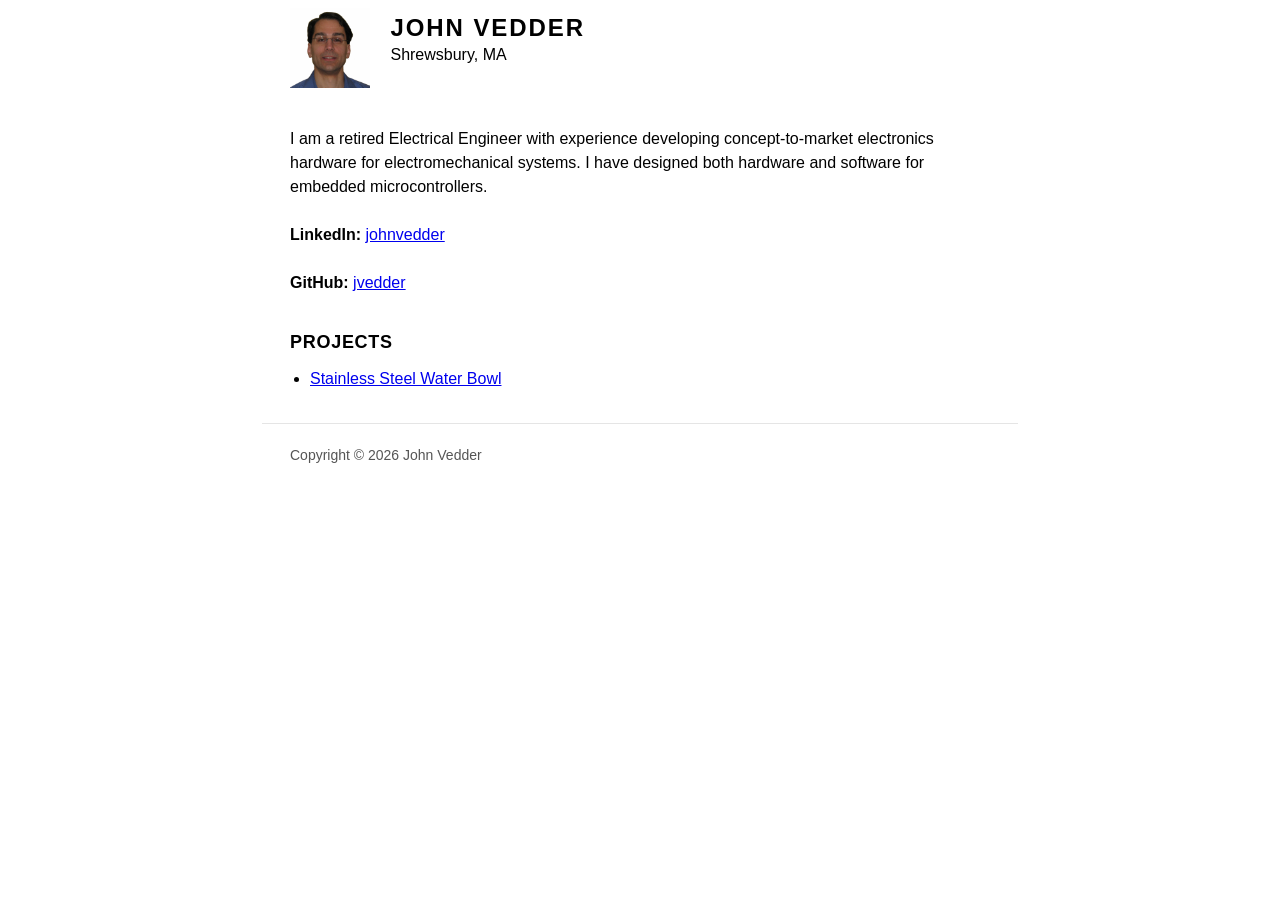
<file: index.html>
<!DOCTYPE html>
<html lang="en-US">
<head>

<meta charset="UTF-8">

<meta name="viewport" content="width=device-width, initial-scale=1"/>
<meta name="author" content="John Vedder" />
<meta name="description" content="John Vedder's personal website." />

<link rel="canonical" href="https://johnvedder.com/" />

<meta property="og:type" content="profile" />
<meta property="og:site_name" content="John Vedder" />
<meta property="og:title" content="John Vedder" />
<meta property="og:description" content="Retired Electrical Engineer in Shrewsbury, MA." />
<meta property="og:url" content="https://johnvedder.com/" />
<meta property="og:image" content="https://johnvedder.com/img/John-250x250.png" />
<meta property="og:image:width" content="250" />
<meta property="og:image:height" content="250" />
<meta property="og:image:alt" content="Head and shoulders photograph of John Vedder." />
<meta property="profile:first_name" content="John" />
<meta property="profile:last_name" content="Vedder" />

<meta name="twitter:card" content="summary" />

<link rel="stylesheet" href="style.css" />

<link rel="icon" href="img/favicon-32x32.png" sizes="32x32" type="image/png"/>
<link rel="apple-touch-icon" href="img/favicon-180x180.png" />

<title>John Vedder</title>

</head>

<body>

<header>
  <span class="header-logo">
    <img width="250" height="250" src="img/John-250x250.png" 
         alt="Head and shoulders photograph of John Vedder." />
  </span>	
  <div class="header-block">								
    <h1 class="header-title">John Vedder</h1>
    <p>Shrewsbury, MA</p>
  </div>
</header>

<main>
  <p>
    I am a retired Electrical Engineer with experience 
    developing concept-to-market electronics hardware for electromechanical
    systems. I have designed both hardware and software for embedded
    microcontrollers.
  </p>
  <p>
    <strong>LinkedIn:</strong> <a href="https://www.linkedin.com/in/johnvedder/" target="_blank">johnvedder</a>
  </p>
  <p>
    <strong>GitHub:</strong> <a href="https://github.com/jvedder" target="_blank">jvedder</a>
  </p>

  <h2>Projects</h2>
  <ul>
    <li><a href="/water-bowl/">Stainless Steel Water Bowl</a></li>
  </ul>
</main>

<footer>
  <p>Copyright &copy; 2026 John Vedder</p>
</footer>

</body>
</html>
</file>
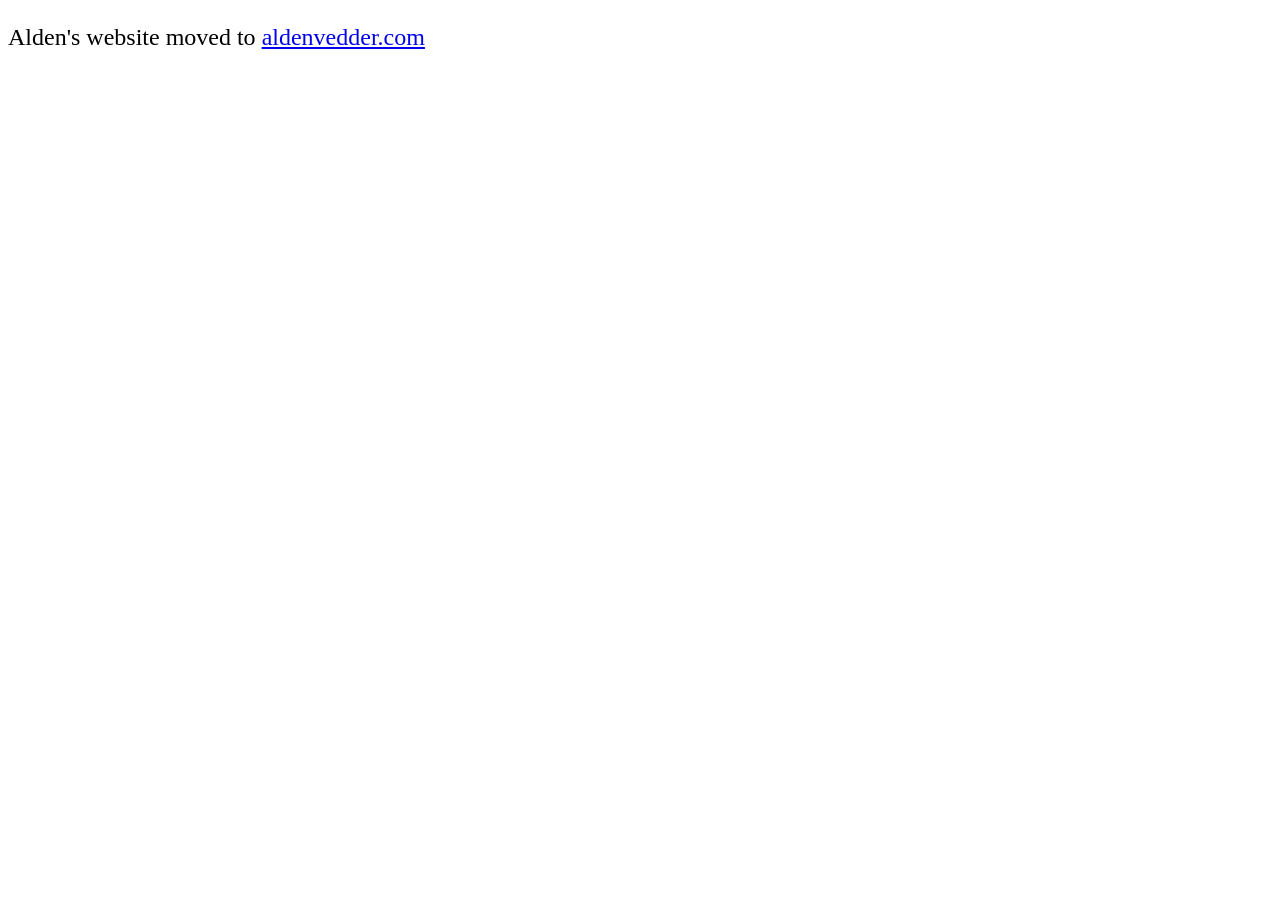
<file: alden/index.html>
<!DOCTYPE html>
<html lang="en-US">
<head>
  <meta charset="UTF-8">
  <meta name="viewport" content="width=device-width, initial-scale=1">
  <meta name="robots" content="noindex">
  <title>Alden Vedder</title>
</head>
<body>
  <main>
    <p style="font-size: 1.5rem;">
      Alden's website moved to <a href="https://aldenvedder.com/">aldenvedder.com</a>
    </p>
  </main>
</body>
</html>
</file>
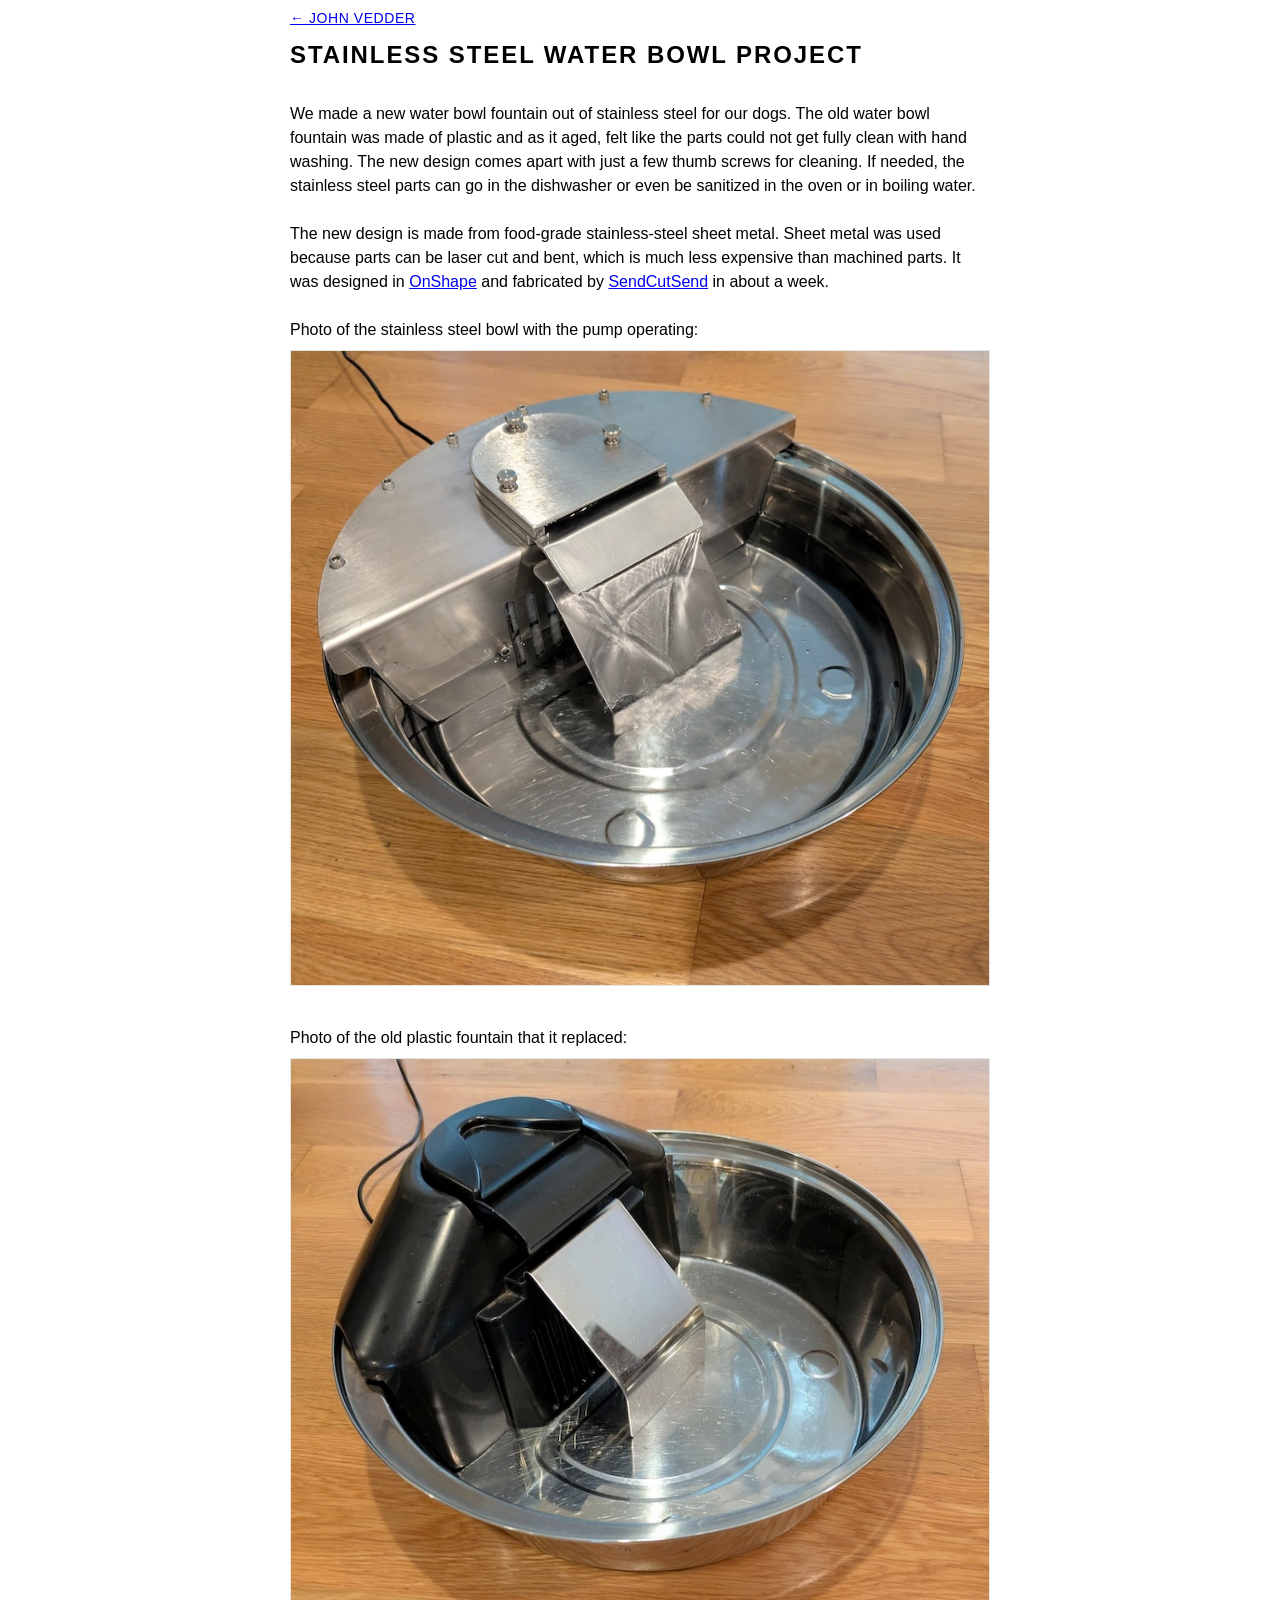
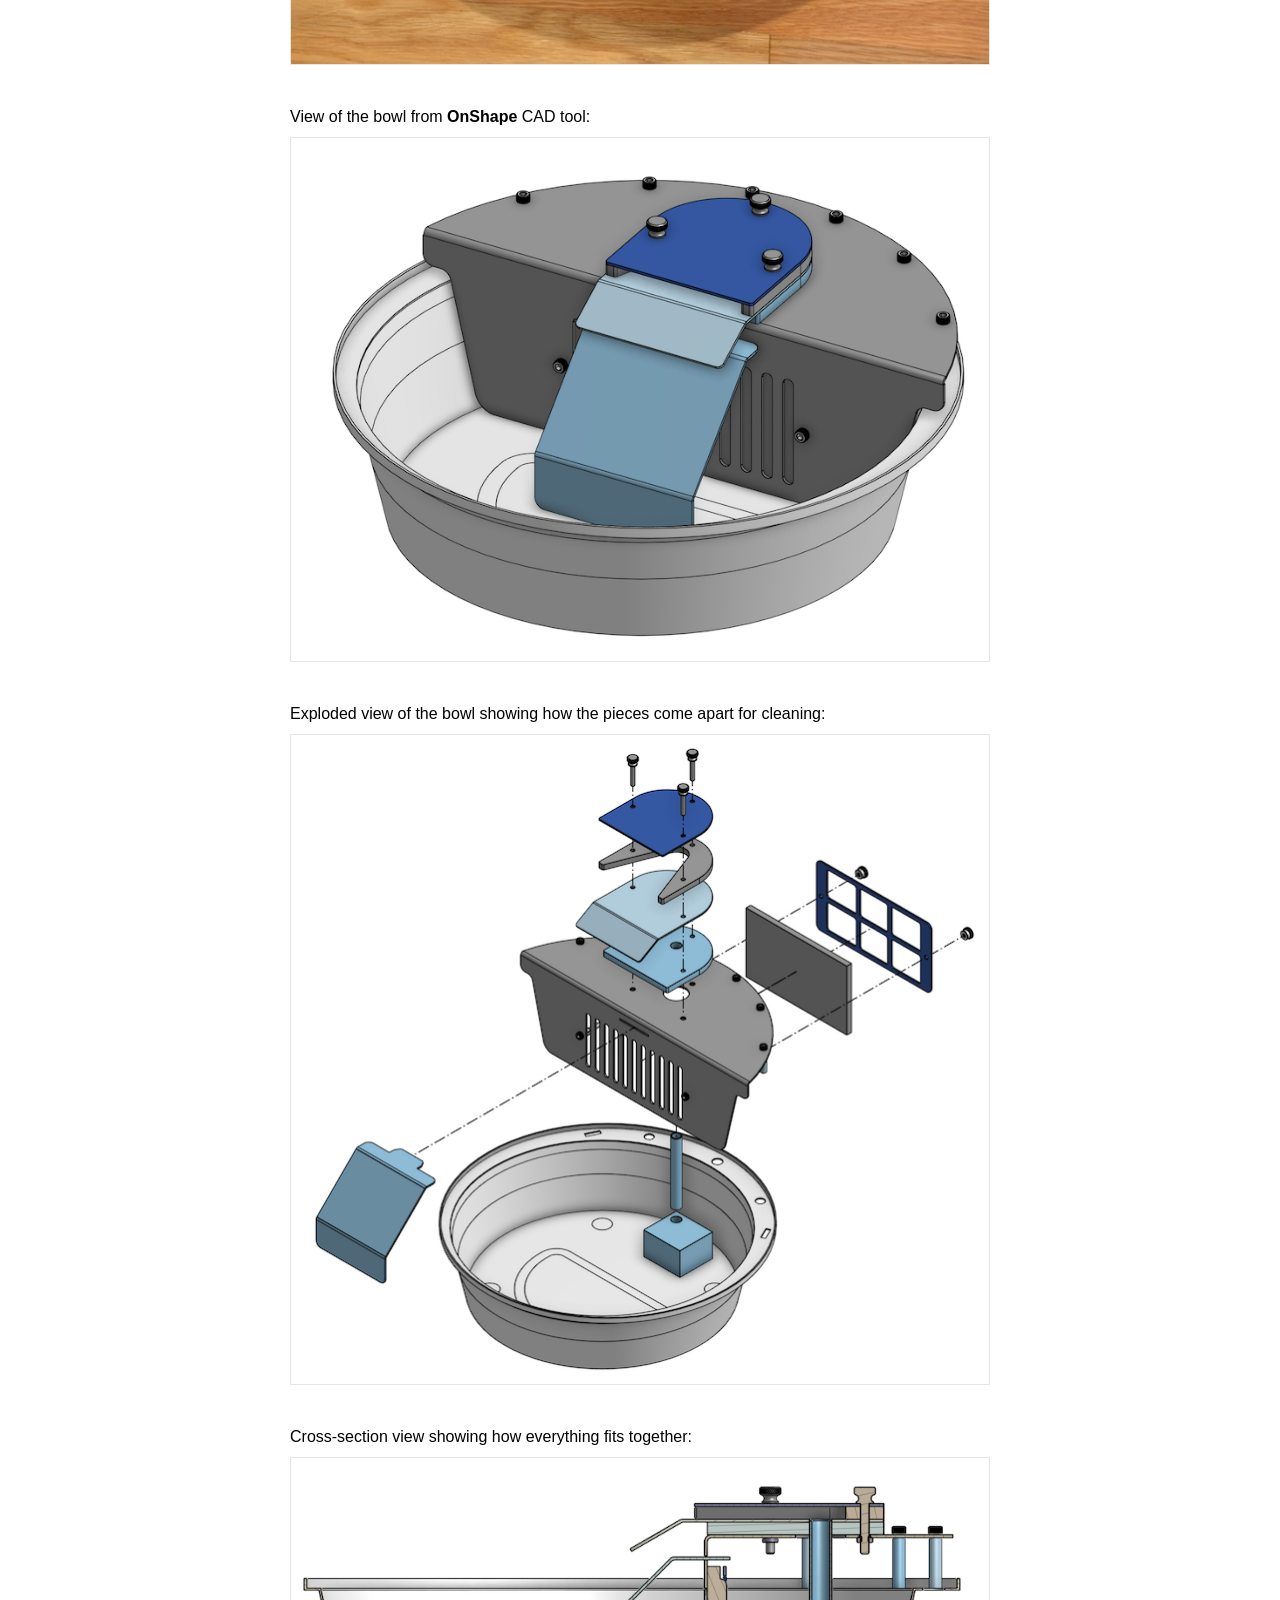
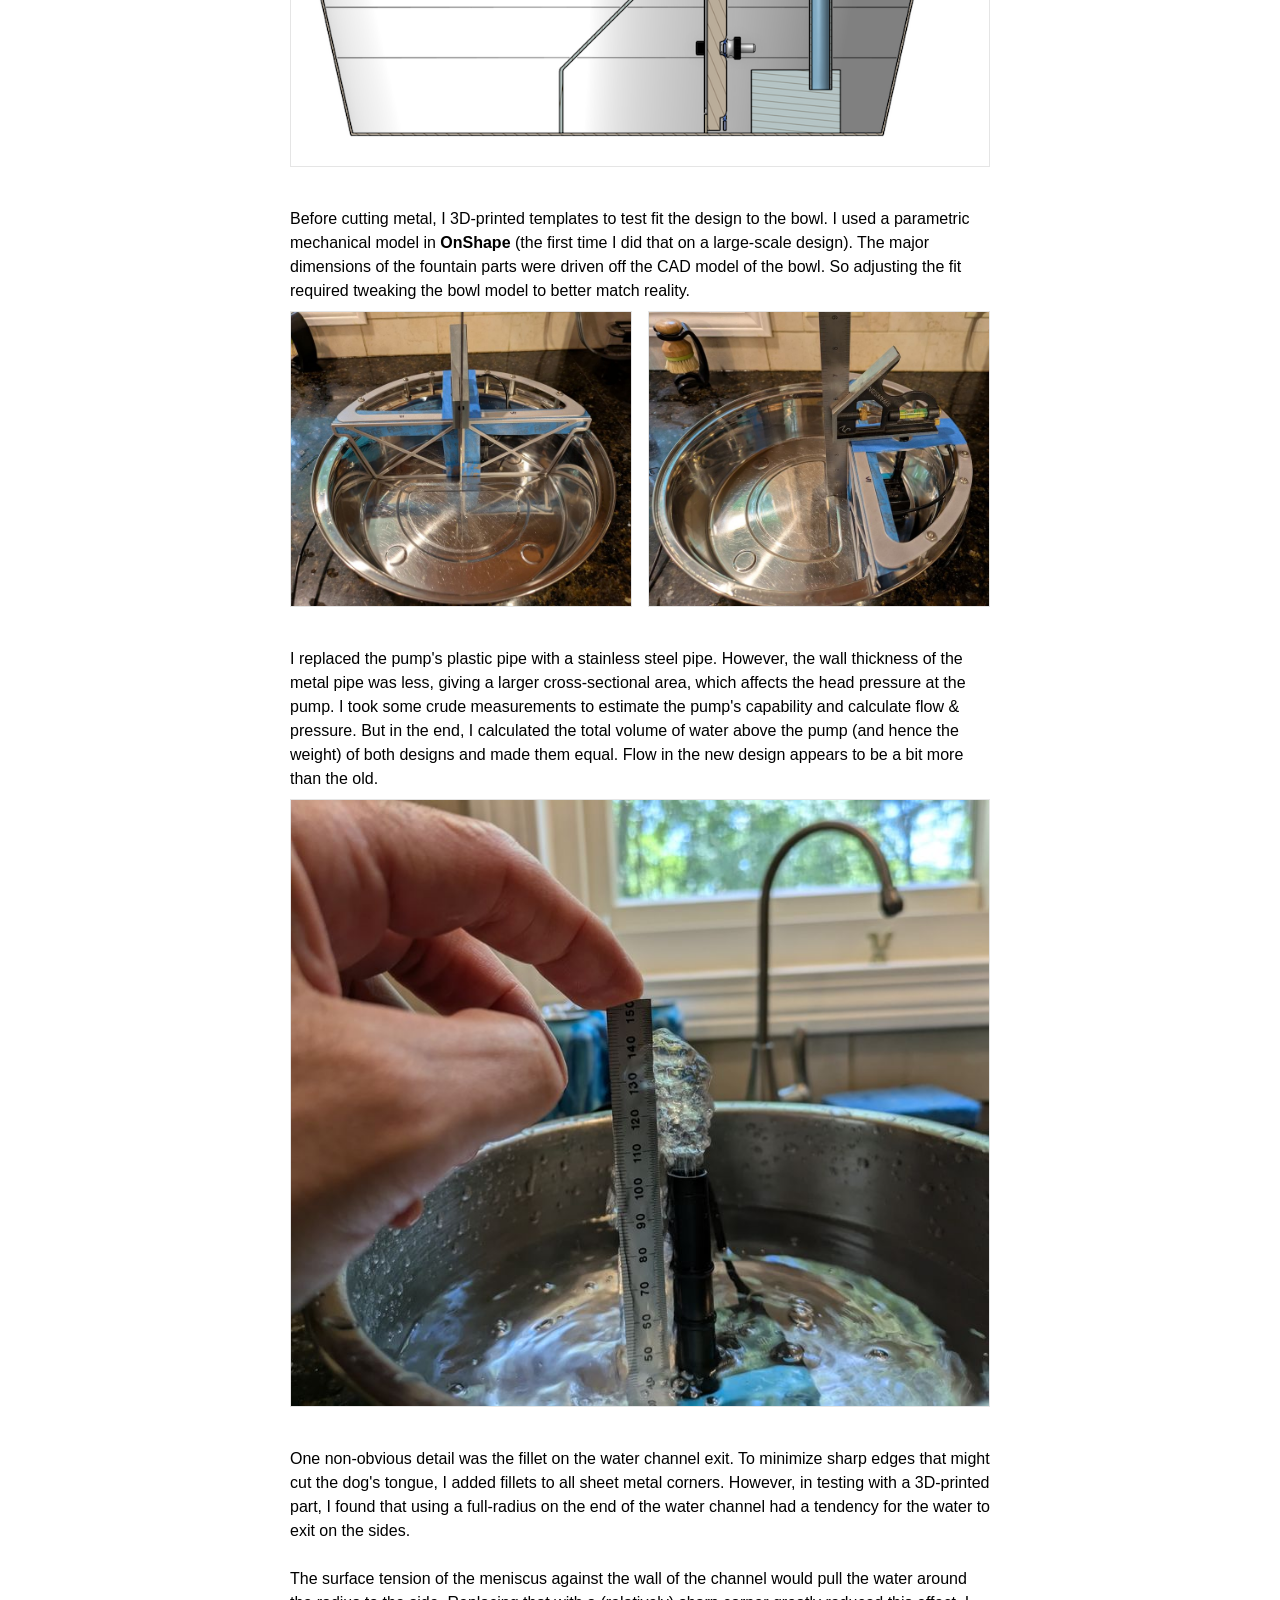
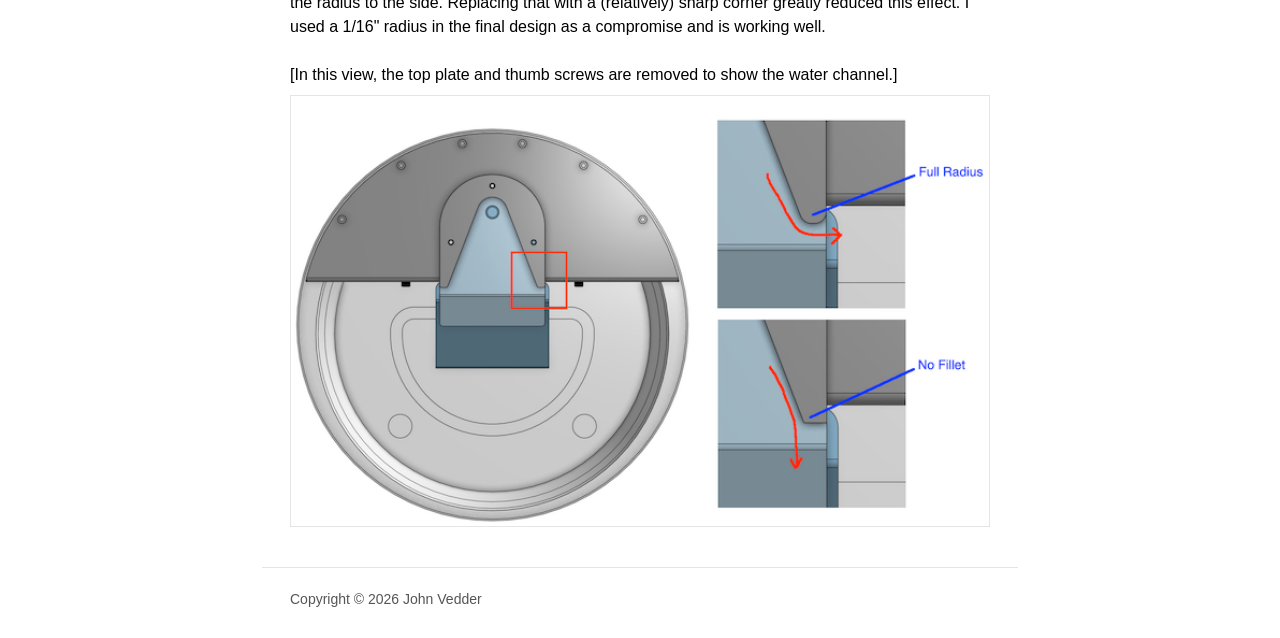
<file: water-bowl/index.html>
<!DOCTYPE html>
<html lang="en-US">
<head>

<meta charset="UTF-8">

<meta name="viewport" content="width=device-width, initial-scale=1"/>
<meta name="author" content="John Vedder" />
<meta name="description" content="Redesign of the dog water bowl fountain in stainless steel sheet metal." />

<link rel="canonical" href="https://johnvedder.com/water-bowl/" />

<meta property="og:type" content="article" />
<meta property="og:site_name" content="John Vedder" />
<meta property="og:title" content="Stainless Steel Water Bowl Project" />
<meta property="og:description" content="Redesign of the dog water bowl fountain in stainless steel sheet metal." />
<meta property="og:url" content="https://johnvedder.com/water-bowl/" />
<meta property="og:image" content="https://johnvedder.com/water-bowl/img/water-bowl-photo-1650x1500.jpg" />
<meta property="og:image:width" content="1650" />
<meta property="og:image:height" content="1500" />
<meta property="og:image:alt" content="The finished stainless steel water bowl with the fountain running." />

<meta name="twitter:card" content="summary_large_image" />

<link rel="stylesheet" href="/style.css" />

<link rel="icon" href="/img/favicon-32x32.png" sizes="32x32" type="image/png"/>
<link rel="apple-touch-icon" href="/img/favicon-180x180.png" />

<title>Stainless Steel Water Bowl Project</title>
</head>

<body>

<header>
  <p class="site-nav"><a href="/">&larr; John Vedder</a></p>
  <h1 class="header-title">Stainless Steel Water Bowl Project</h1>
</header>

<main>
  <p>
    We made a new water bowl fountain out of stainless steel for our dogs. 
    The old water bowl fountain was made of plastic and as it aged, felt like
    the parts could not get fully clean with hand washing.  The new design
    comes apart with just a few thumb screws for cleaning. If needed, the
    stainless steel parts can go in the dishwasher or even be sanitized in
    the oven or in boiling water.
  </p>

  <p>
    The new design is made from food-grade stainless-steel sheet metal. 
    Sheet metal was used because parts can be laser cut and bent, which is 
    much less expensive than machined parts. It was designed in 
    <a href="https://www.onshape.com/en/">OnShape</a> and 
    fabricated by 
    <a href="https://sendcutsend.com">SendCutSend</a> 
    in about a week.
  </p>

  <p>
    Photo of the stainless steel bowl with the pump operating:
  </p>
  <img src="img/water-bowl-photo-825x750.jpg"
       srcset="img/water-bowl-photo-825x750.jpg 1x,
               img/water-bowl-photo-1650x1500.jpg 2x"
       width="825" height="750"
       alt="The finished stainless steel bowl on a wood floor, with water running down the sloped spillway into the pool below." />

  <p>
    Photo of the old plastic fountain that it replaced:
  </p>
  <img src="img/old-water-bowl-photo-750x650.jpg"
       srcset="img/old-water-bowl-photo-750x650.jpg 1x,
               img/old-water-bowl-photo-1500x1300.jpg 2x"
       width="750" height="650"
       alt="The original fountain: a black plastic pump housing and stainless spillway sitting in a stainless steel bowl." />

  <p>
    View of the bowl from <strong>OnShape</strong> CAD tool:
  </p>
  <img src="img/water-bowl-isometric-view-800x600.png"
       srcset="img/water-bowl-isometric-view-800x600.png 1x,
               img/water-bowl-isometric-view-1600x1200.png 2x"
       width="800" height="600"
       alt="Isometric CAD render of the assembled bowl, showing the cover for the filter, the top plates, the spillway and the slotted pump intake." />

  <p>
    Exploded view of the bowl showing how the pieces come apart for cleaning:
  </p>
  <img src="img/water-bowl-exploded-view-700x650.png"
       srcset="img/water-bowl-exploded-view-700x650.png 1x,
               img/water-bowl-exploded-view-1400x1300.png 2x"
       width="700" height="650"
       alt="Exploded CAD view separating the bowl, submersible pump, riser tube, slotted shroud, filter and retaining frame, spillway, top plates and thumb screws." />

  <p>
    Cross-section view showing how everything fits together:
  </p>
  <img src="img/water-bowl-cross-section-850x375.png"
       srcset="img/water-bowl-cross-section-850x375.png 1x,
               img/water-bowl-cross-section-1700x750.png 2x"
       width="850" height="375"
       alt="Cross-section CAD view through the bowl, showing the pump at the bottom feeding the vertical riser tube up to the spillway." />

  <p>
    Before cutting metal, I 3D-printed templates to test fit the design to the bowl. 
    I used a parametric mechanical model in <strong>OnShape</strong> (the first time I did that 
    on a large-scale design).  The major dimensions of the fountain parts were driven off the 
    CAD model of the bowl. So adjusting the fit required tweaking the bowl model to better 
    match reality.
  </p>
  <div class="photo-pair">
    <img src="img/test-fit-front-photo-800x694.jpg"
         srcset="img/test-fit-front-photo-800x694.jpg 1x,
                 img/test-fit-front-photo-1600x1389.jpg 2x"
         width="800" height="694"
         alt="Front view of the 3D-printed test parts held in the stainless bowl with blue painter's tape, showing how the top frame and its cross braces rest on the rim." />
    <img src="img/test-fit-side-photo-800x694.jpg"
         srcset="img/test-fit-side-photo-800x694.jpg 1x,
                 img/test-fit-side-photo-1600x1389.jpg 2x"
         width="800" height="694"
         alt="A combination square standing upright in the bowl, measuring the height of the taped-in 3D-printed parts relative to the bowl's rim." />
  </div>

  <p>
    I replaced the pump's plastic pipe with a stainless steel pipe. 
    However, the wall thickness of the metal pipe was less, giving a
    larger cross-sectional area, which affects the head pressure at the 
    pump. I took some crude measurements to estimate the
    pump's capability and calculate flow &amp; pressure. But in the end, 
    I calculated the total volume of water above the pump (and hence the 
    weight) of both designs and made them equal. Flow in the new design 
    appears to be a bit more than the old.
  </p>
  <img src="img/pump-head-pressure-photo-800x694.jpg"
       srcset="img/pump-head-pressure-photo-800x694.jpg 1x,
               img/pump-head-pressure-photo-1600x1389.jpg 2x"
       width="800" height="694"
       alt="A steel rule held beside the pump's outlet in a bowl of water, measuring how high the water rises in order to estimate the pump's head pressure." />

  <p>
    One non-obvious detail was the fillet on the water channel exit. 
    To minimize sharp edges that might cut the dog's tongue, I added fillets 
    to all sheet metal corners. However, in testing with a 3D-printed part, 
    I found that using a full-radius on the end of the water channel had a 
    tendency for the water to exit on the sides. 
  </p>
  <p>
    The surface tension of the meniscus against the wall of the channel 
    would pull the water around the radius to the side. Replacing that 
    with a (relatively) sharp corner greatly reduced this effect. I used 
    a 1/16" radius in the final design as a compromise and is working well.
  </p>
  <p>
    [In this view, the top plate and thumb screws are removed to show 
    the water channel.]
  </p>
  <img src="img/water-channel-graphic-650x400.png"
       srcset="img/water-channel-graphic-650x400.png 1x,
               img/water-channel-graphic-1300x800.png 2x"
       width="650" height="400"
       alt="On the left, a top-view CAD rendering of the water bowl shows marks the location of the fillet on the end of the water channel with a red square. To the right are two enlarged detail views of the area in the red square. Both highlight the water path with a hand-drawn red arrow. The top sketch with a full radius has the arrow wrapping around the radius. The bottom sketch with a sharp corner shows the arrow passing by the corner." />

</main>

<footer>
  <p>Copyright &copy; 2026 John Vedder</p>
</footer>

</body>
</html>
</file>
<file: style.css>
body {
	background-color: #fff;
	color: #000;
	font-family: "Helvetica Neue", helvetica, arial, sans-serif;
	font-size: 16px;
	font-weight: 400;
	line-height: 1.5;
}

p {
	margin: 0 0 1.5em;
	padding: 0;
}

b, strong {
	font-weight: 700;
}

header, main, footer {
	margin-left: auto;
	margin-right: auto;
	max-width: 700px;
	padding-left: 2em;
	padding-right: 2em;
	margin-bottom: 2em;
}

.header-logo {
	display: inline-block;
	padding-right: 1em;
	vertical-align: middle;
	width: auto;
}

.header-logo img {
	display: inline-block;
	max-height: 80px;
	width: auto;
}

.header-block {
	display: inline-block;
	max-width: 100%;
	vertical-align: middle;
}

.header-title {
	clear: none;
	font-size: 24px;
	font-weight: 800;
	line-height: 1.25;
	letter-spacing: 0.08em;
	margin: 0;
	padding: 0;
	text-transform: uppercase;
}

.site-nav {
	font-size: 14px;
	letter-spacing: 0.04em;
	margin: 0 0 0.75em;
	text-transform: uppercase;
}

h2 {
	font-size: 18px;
	font-weight: 700;
	letter-spacing: 0.04em;
	line-height: 1.25;
	margin: 2em 0 0.75em;
	padding: 0;
	text-transform: uppercase;
}

ul {
	margin: 0 0 1.5em;
	padding-left: 1.25em;
}

li {
	margin-bottom: 0.25em;
}

img {
	box-sizing: border-box;
	height: auto;
	max-width: 100%;
}

/* Figures span the full text column so every image lines up edge to edge. */
main img {
	border: 1px solid #e5e5e5;
	display: block;
	margin: 0 0 2.5em;
	width: 100%;
}

/* Two photos side by side, stacking to one column on narrow screens. */
.photo-pair {
	display: grid;
	gap: 1em;
	grid-template-columns: 1fr 1fr;
	margin: 0 0 2.5em;
}

.photo-pair img {
	margin: 0;
}

@media (max-width: 600px) {
	.photo-pair {
		grid-template-columns: 1fr;
		gap: 1.5em;
	}
}

/* Keep a lead-in sentence tight against the image it introduces. */
main p:has(+ img),
main p:has(+ .photo-pair) {
	margin-bottom: 0.5em;
}

footer {
	border-top: 1px solid #e5e5e5;
	color: #555;
	font-size: 14px;
	padding-top: 1.5em;
}

footer p {
	margin: 0;
}
</file>
